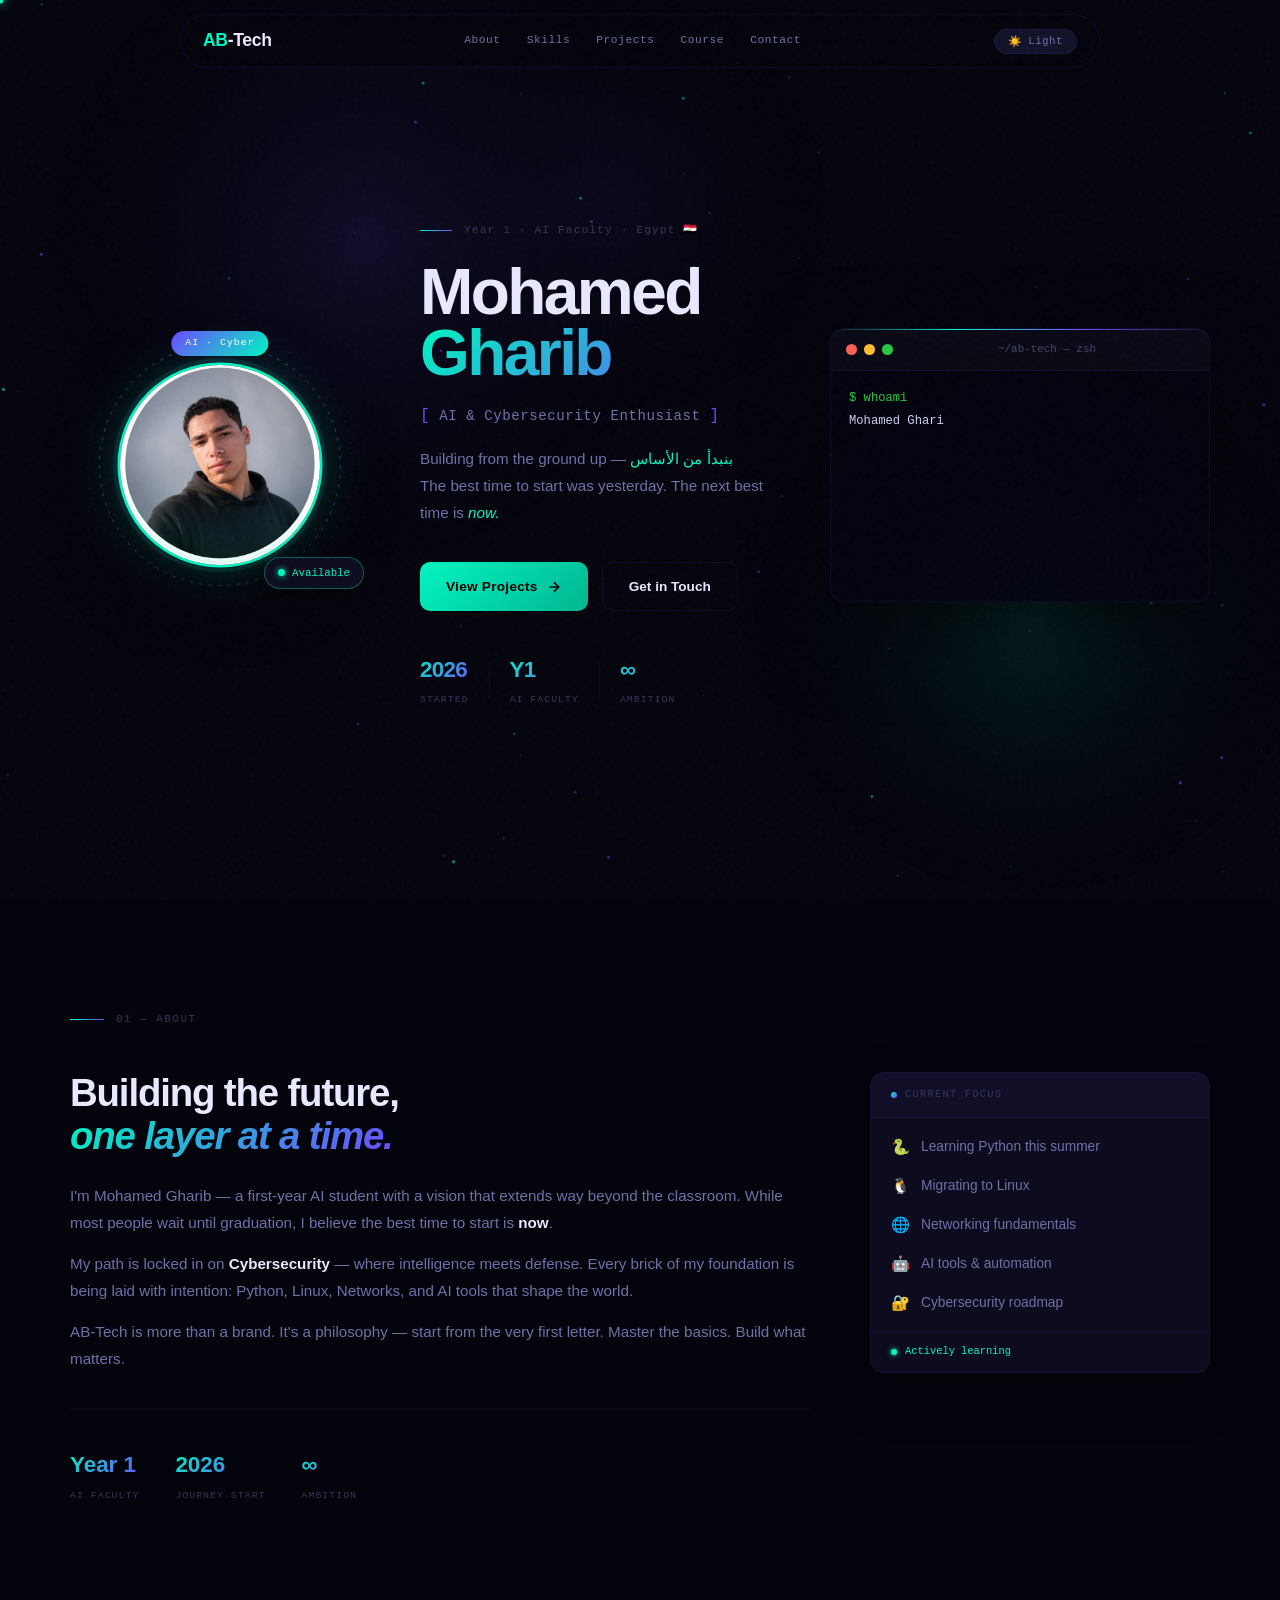
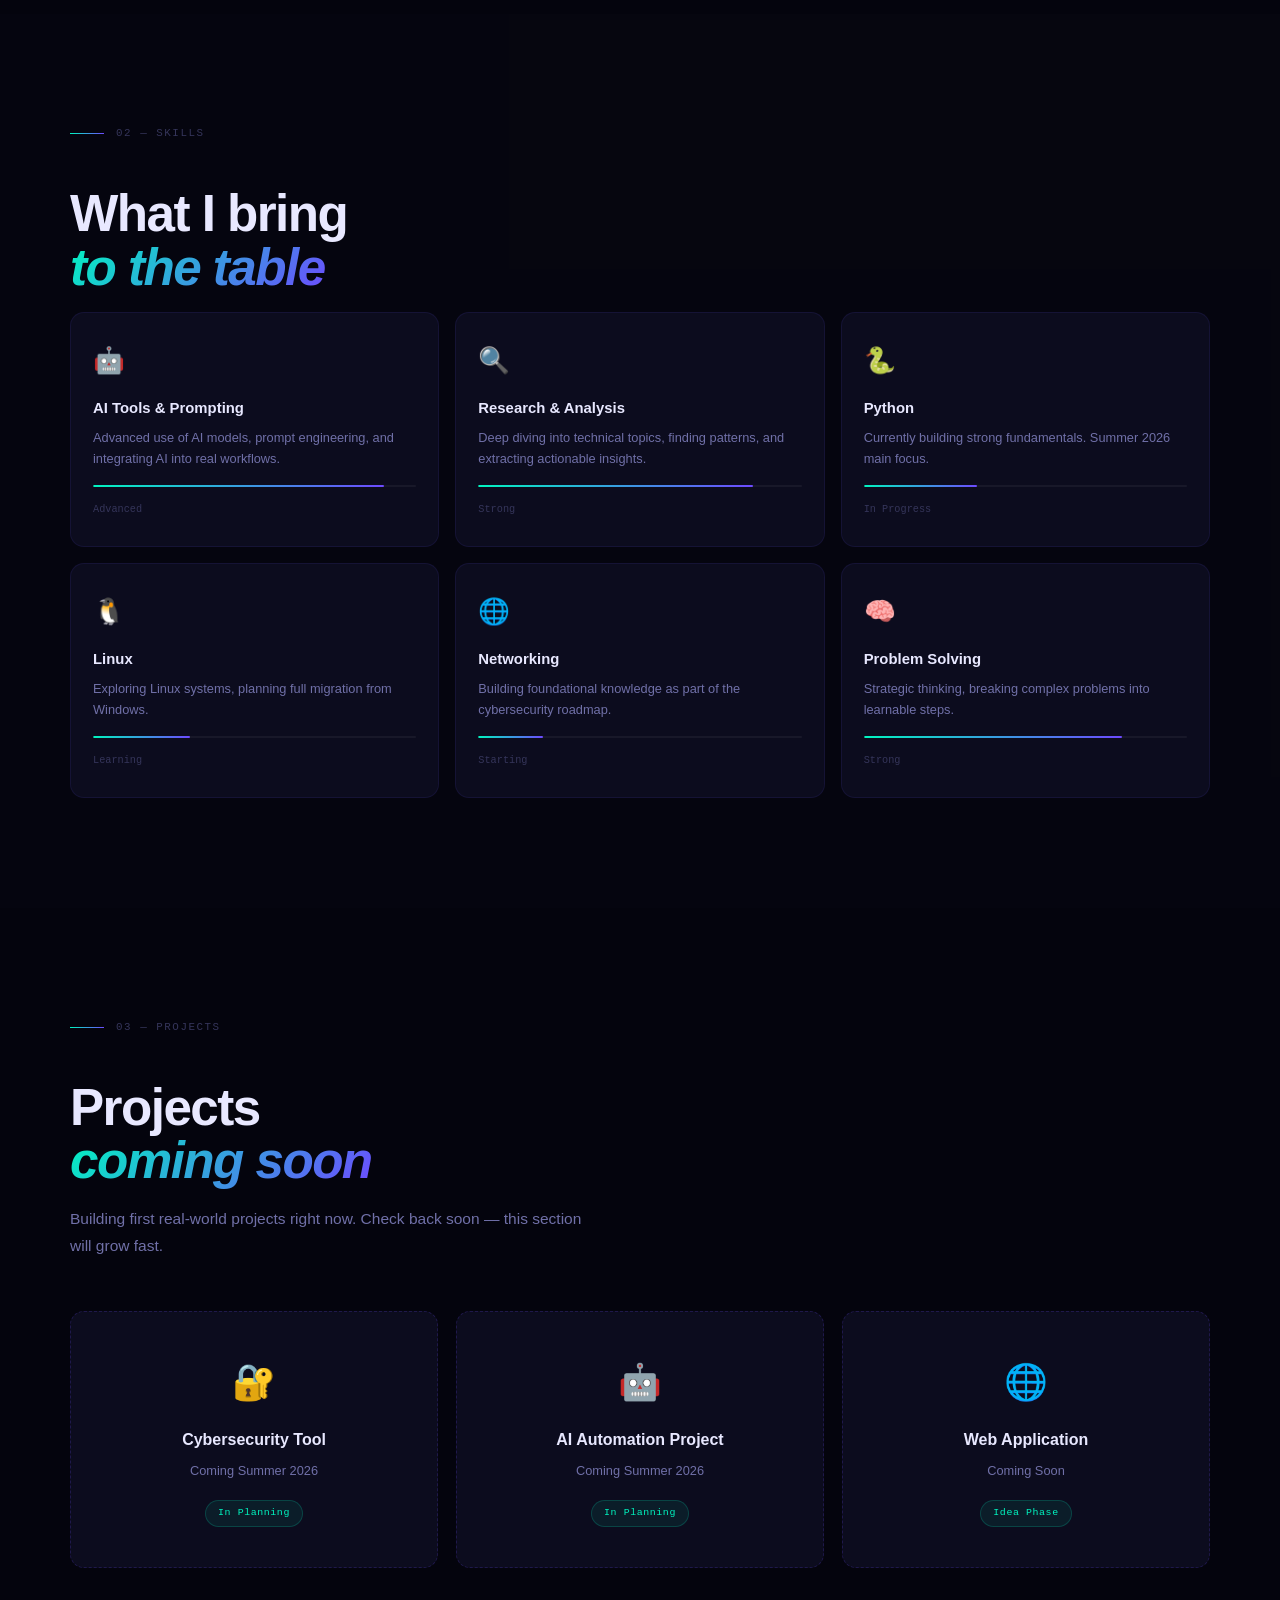
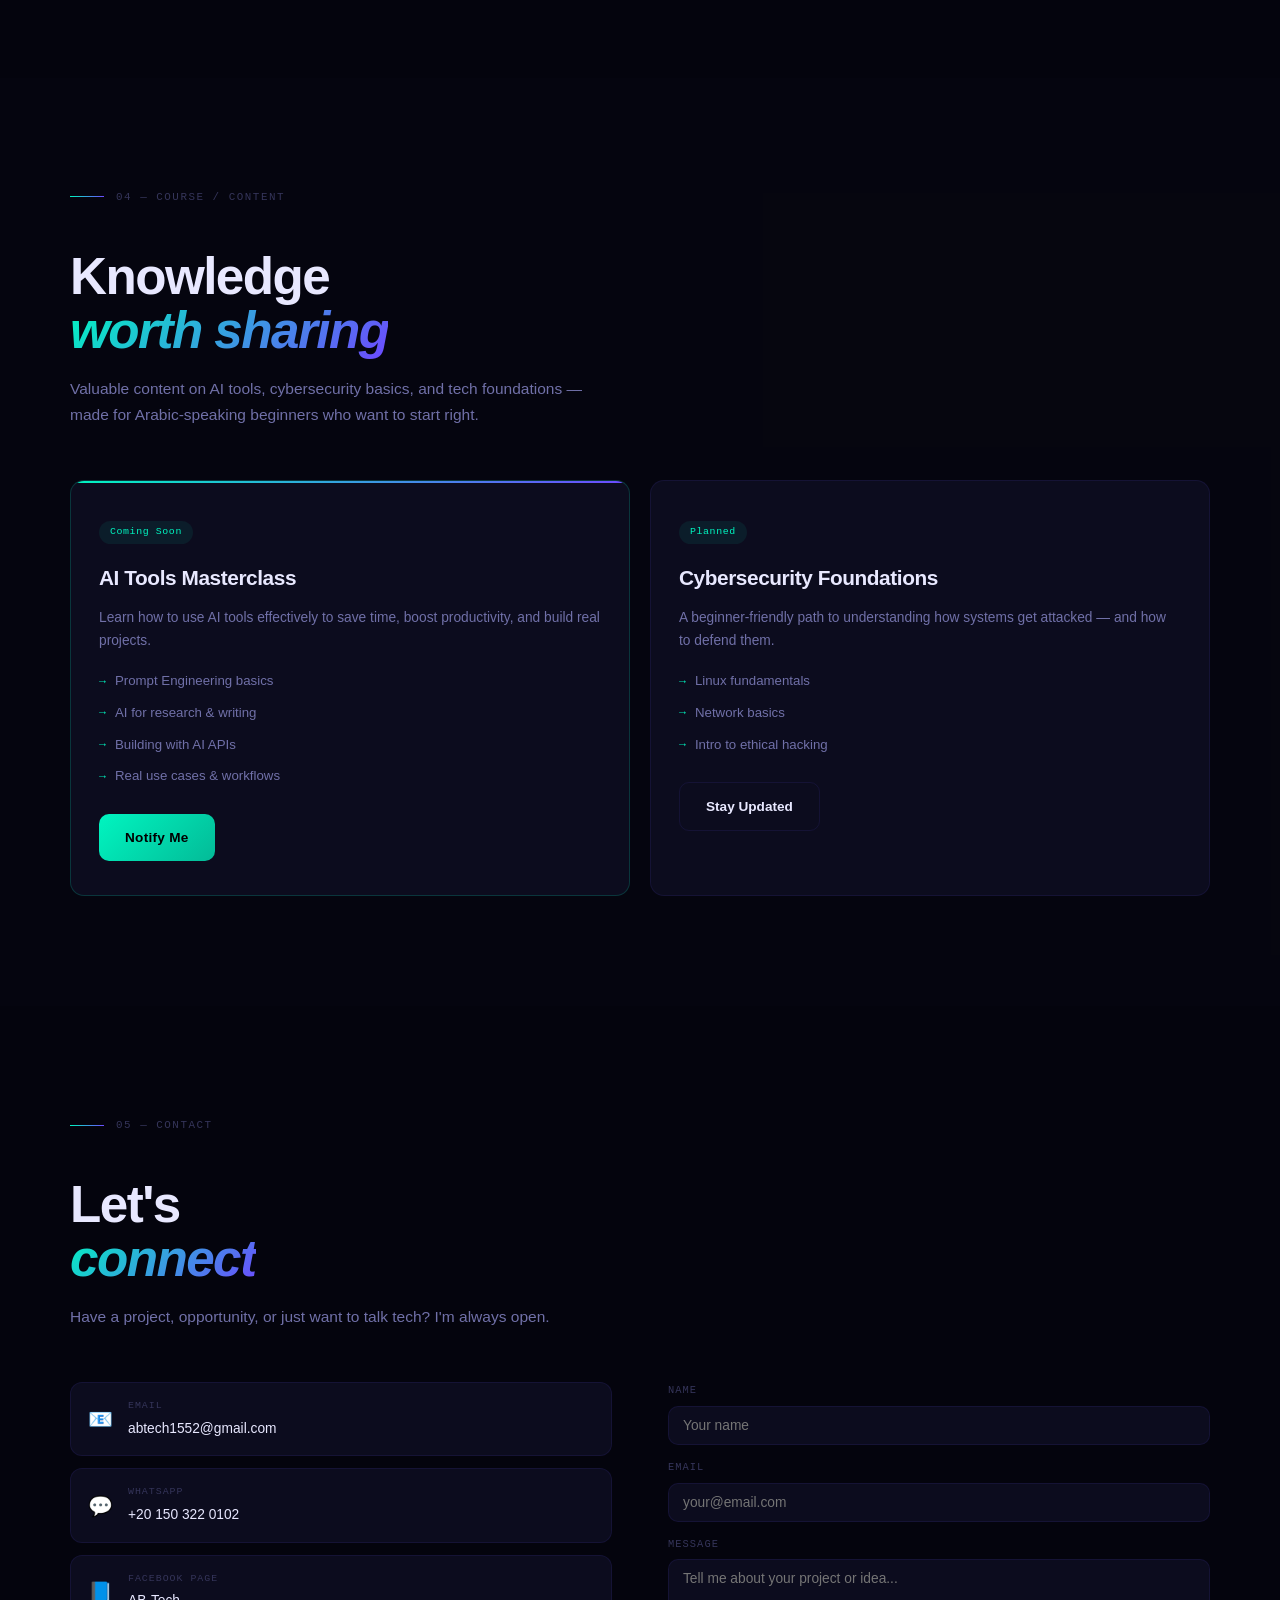
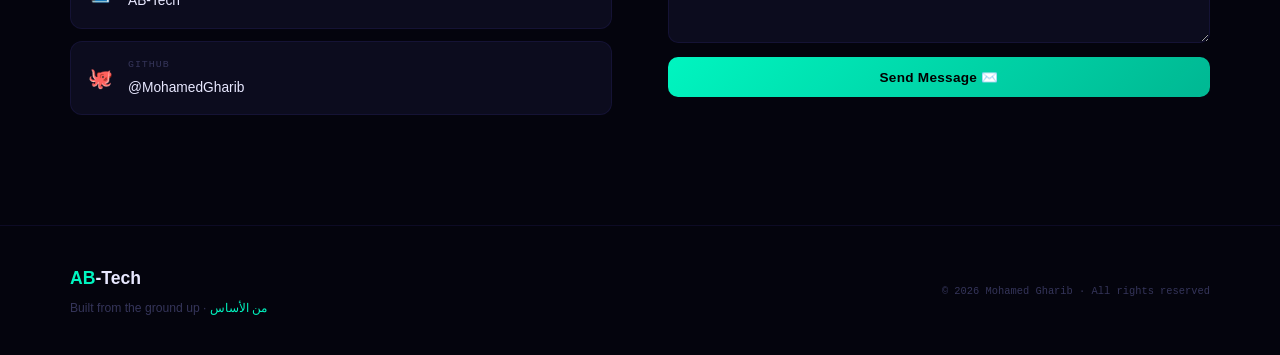
<file: index.html>
<!DOCTYPE html>
<html lang="en" data-theme="dark">
<head>
  <meta charset="UTF-8"/>
  <meta name="viewport" content="width=device-width, initial-scale=1.0"/>
  <title>Mohamed Gharib — AI & Cybersecurity</title>
  <link rel="preconnect" href="https://fonts.googleapis.com"/>
  <link rel="preconnect" href="https://fonts.gstatic.com" crossorigin/>
  <link href="https://fonts.googleapis.com/css2?family=Clash+Display:wght@400;500;600;700&family=Cabinet+Grotesk:wght@400;500;700;800;900&family=Fira+Code:wght@300;400;500&display=swap" rel="stylesheet"/>
  <link rel="stylesheet" href="style.css"/>
</head>
<body>
  <canvas id="bgCanvas"></canvas>
  <div class="noise"></div>
  <div class="cursor-dot" id="cursorDot"></div>

  <!-- NAV -->
  <nav id="navbar">
    <div class="nav-brand"><span class="brand-ab">AB</span><span class="brand-tech">-Tech</span></div>
    <div class="nav-links">
      <a href="#about">About</a>
      <a href="#skills">Skills</a>
      <a href="#projects">Projects</a>
      <a href="#course">Course</a>
      <a href="#contact">Contact</a>
    </div>
    <button class="theme-toggle" id="themeToggle">
      <span id="toggleIcon">☀️</span><span id="toggleLabel">Light</span>
    </button>
  </nav>

  <!-- HERO -->
  <section class="hero" id="home">
    <div class="hero-left">
      <div class="profile-wrap">
        <svg class="profile-rings" viewBox="0 0 360 360" xmlns="http://www.w3.org/2000/svg">
          <circle cx="180" cy="180" r="155" fill="none" stroke="url(#ringGrad1)" stroke-width="1" stroke-dasharray="4 8" opacity="0.5">
            <animateTransform attributeName="transform" type="rotate" from="0 180 180" to="360 180 180" dur="20s" repeatCount="indefinite"/>
          </circle>
          <circle cx="180" cy="180" r="170" fill="none" stroke="url(#ringGrad2)" stroke-width="0.5" stroke-dasharray="2 12" opacity="0.3">
            <animateTransform attributeName="transform" type="rotate" from="360 180 180" to="0 180 180" dur="30s" repeatCount="indefinite"/>
          </circle>
          <defs>
            <linearGradient id="ringGrad1" x1="0%" y1="0%" x2="100%" y2="100%">
              <stop offset="0%" stop-color="#00f0b4"/>
              <stop offset="100%" stop-color="#7b5fff"/>
            </linearGradient>
            <linearGradient id="ringGrad2" x1="0%" y1="0%" x2="100%" y2="100%">
              <stop offset="0%" stop-color="#7b5fff"/>
              <stop offset="100%" stop-color="#00f0b4"/>
            </linearGradient>
          </defs>
        </svg>
        <div class="profile-glow-outer"></div>
        <div class="profile-img-wrap">
          <img src="[data-uri]" alt="Mohamed Gharib" class="profile-img"/>
          <div class="profile-overlay"></div>
        </div>
        <div class="profile-badge"><span class="live-dot"></span>Available</div>
        <div class="profile-tag-bottom">AI · Cyber</div>
      </div>
    </div>

    <div class="hero-right">
      <div class="hero-eyebrow">
        <span class="eyebrow-line"></span>
        <span>Year 1 · AI Faculty · Egypt 🇪🇬</span>
      </div>
      <h1 class="hero-name">
        <span class="name-line" data-text="Mohamed">Mohamed</span>
        <span class="name-line accent-name" data-text="Gharib">Gharib</span>
      </h1>
      <p class="hero-role">
        <span class="role-bracket">[</span>
        AI &amp; Cybersecurity Enthusiast
        <span class="role-bracket">]</span>
      </p>
      <p class="hero-desc">Building from the ground up — <span class="arabic">بنبدأ من الأساس</span><br/>The best time to start was yesterday. The next best time is <em>now.</em></p>
      <div class="hero-cta">
        <a href="#projects" class="btn-primary"><span>View Projects</span><svg width="16" height="16" viewBox="0 0 24 24" fill="none" stroke="currentColor" stroke-width="2.5"><path d="M5 12h14M12 5l7 7-7 7"/></svg></a>
        <a href="#contact" class="btn-ghost">Get in Touch</a>
      </div>
      <div class="hero-stats">
        <div class="hstat"><span class="hstat-n">2026</span><span class="hstat-l">Started</span></div>
        <div class="hstat-div"></div>
        <div class="hstat"><span class="hstat-n">Y1</span><span class="hstat-l">AI Faculty</span></div>
        <div class="hstat-div"></div>
        <div class="hstat"><span class="hstat-n">∞</span><span class="hstat-l">Ambition</span></div>
      </div>
    </div>

    <div class="hero-terminal">
      <div class="terminal">
        <div class="terminal-bar">
          <span class="t-dot red"></span><span class="t-dot yellow"></span><span class="t-dot green"></span>
          <span class="t-title">~/ab-tech — zsh</span>
        </div>
        <div class="terminal-body" id="terminalBody"></div>
      </div>
    </div>
  </section>

  <!-- ABOUT -->
  <section class="section" id="about">
    <div class="section-inner">
      <div class="section-label"><span class="label-line"></span>01 — About</div>
      <div class="about-grid">
        <div class="about-text">
          <h2>Building the future,<br/><em>one layer at a time.</em></h2>
          <p>I'm Mohamed Gharib — a first-year AI student with a vision that extends way beyond the classroom. While most people wait until graduation, I believe the best time to start is <strong>now</strong>.</p>
          <p>My path is locked in on <strong>Cybersecurity</strong> — where intelligence meets defense. Every brick of my foundation is being laid with intention: Python, Linux, Networks, and AI tools that shape the world.</p>
          <p>AB-Tech is more than a brand. It's a philosophy —  start from the very first letter. Master the basics. Build what matters.</p>
          <div class="about-stats">
            <div class="stat"><span class="stat-num">Year 1</span><span class="stat-label">AI Faculty</span></div>
            <div class="stat"><span class="stat-num">2026</span><span class="stat-label">Journey Start</span></div>
            <div class="stat"><span class="stat-num">∞</span><span class="stat-label">Ambition</span></div>
          </div>
        </div>
        <div class="about-card">
          <div class="card-header"><span class="card-dot"></span>Current Focus</div>
          <ul class="focus-list">
            <li><span class="focus-icon">🐍</span><span>Learning Python this summer</span></li>
            <li><span class="focus-icon">🐧</span><span>Migrating to Linux</span></li>
            <li><span class="focus-icon">🌐</span><span>Networking fundamentals</span></li>
            <li><span class="focus-icon">🤖</span><span>AI tools &amp; automation</span></li>
            <li><span class="focus-icon">🔐</span><span>Cybersecurity roadmap</span></li>
          </ul>
          <div class="card-footer"><span class="status-dot"></span>Actively learning</div>
        </div>
      </div>
    </div>
  </section>

  <!-- SKILLS -->
  <section class="section section-alt" id="skills">
    <div class="section-inner">
      <div class="section-label"><span class="label-line"></span>02 — Skills</div>
      <h2 class="section-title">What I bring<br/><em>to the table</em></h2>
      <div class="skills-grid">
        <div class="skill-card"><div class="skill-icon">🤖</div><h3>AI Tools &amp; Prompting</h3><p>Advanced use of AI models, prompt engineering, and integrating AI into real workflows.</p><div class="skill-bar"><div class="skill-fill" data-width="90"></div></div><span class="skill-percent">Advanced</span></div>
        <div class="skill-card"><div class="skill-icon">🔍</div><h3>Research &amp; Analysis</h3><p>Deep diving into technical topics, finding patterns, and extracting actionable insights.</p><div class="skill-bar"><div class="skill-fill" data-width="85"></div></div><span class="skill-percent">Strong</span></div>
        <div class="skill-card"><div class="skill-icon">🐍</div><h3>Python</h3><p>Currently building strong fundamentals. Summer 2026 main focus.</p><div class="skill-bar"><div class="skill-fill" data-width="35"></div></div><span class="skill-percent">In Progress</span></div>
        <div class="skill-card"><div class="skill-icon">🐧</div><h3>Linux</h3><p>Exploring Linux systems, planning full migration from Windows.</p><div class="skill-bar"><div class="skill-fill" data-width="30"></div></div><span class="skill-percent">Learning</span></div>
        <div class="skill-card"><div class="skill-icon">🌐</div><h3>Networking</h3><p>Building foundational knowledge as part of the cybersecurity roadmap.</p><div class="skill-bar"><div class="skill-fill" data-width="20"></div></div><span class="skill-percent">Starting</span></div>
        <div class="skill-card"><div class="skill-icon">🧠</div><h3>Problem Solving</h3><p>Strategic thinking, breaking complex problems into learnable steps.</p><div class="skill-bar"><div class="skill-fill" data-width="80"></div></div><span class="skill-percent">Strong</span></div>
      </div>
    </div>
  </section>

  <!-- PROJECTS -->
  <section class="section" id="projects">
    <div class="section-inner">
      <div class="section-label"><span class="label-line"></span>03 — Projects</div>
      <h2 class="section-title">Projects<br/><em>coming soon</em></h2>
      <p class="section-desc">Building first real-world projects right now. Check back soon — this section will grow fast.</p>
      <div class="projects-grid">
        <div class="project-card"><div class="project-icon">🔐</div><h3>Cybersecurity Tool</h3><p>Coming Summer 2026</p><span class="badge">In Planning</span></div>
        <div class="project-card"><div class="project-icon">🤖</div><h3>AI Automation Project</h3><p>Coming Summer 2026</p><span class="badge">In Planning</span></div>
        <div class="project-card"><div class="project-icon">🌐</div><h3>Web Application</h3><p>Coming Soon</p><span class="badge">Idea Phase</span></div>
      </div>
    </div>
  </section>

  <!-- COURSE -->
  <section class="section section-alt" id="course">
    <div class="section-inner">
      <div class="section-label"><span class="label-line"></span>04 — Course / Content</div>
      <h2 class="section-title">Knowledge<br/><em>worth sharing</em></h2>
      <p class="section-desc">Valuable content on AI tools, cybersecurity basics, and tech foundations — made for Arabic-speaking beginners who want to start right.</p>
      <div class="course-grid">
        <div class="course-card featured">
          <div class="course-tag">Coming Soon</div>
          <h3>AI Tools Masterclass</h3>
          <p>Learn how to use AI tools effectively to save time, boost productivity, and build real projects.</p>
          <ul class="course-topics"><li>Prompt Engineering basics</li><li>AI for research &amp; writing</li><li>Building with AI APIs</li><li>Real use cases &amp; workflows</li></ul>
          <a href="#contact" class="btn-primary"><span>Notify Me</span></a>
        </div>
        <div class="course-card">
          <div class="course-tag">Planned</div>
          <h3>Cybersecurity Foundations</h3>
          <p>A beginner-friendly path to understanding how systems get attacked — and how to defend them.</p>
          <ul class="course-topics"><li>Linux fundamentals</li><li>Network basics</li><li>Intro to ethical hacking</li></ul>
          <a href="#contact" class="btn-ghost">Stay Updated</a>
        </div>
      </div>
    </div>
  </section>

  <!-- CONTACT -->
  <section class="section" id="contact">
    <div class="section-inner">
      <div class="section-label"><span class="label-line"></span>05 — Contact</div>
      <h2 class="section-title">Let's<br/><em>connect</em></h2>
      <p class="section-desc">Have a project, opportunity, or just want to talk tech? I'm always open.</p>
      <div class="contact-grid">
        <div class="contact-info">
          <a href="mailto:abtech1552@gmail.com" class="contact-item"><span class="contact-icon">📧</span><div><span class="contact-label">Email</span><span class="contact-value">abtech1552@gmail.com</span></div></a>
          <a href="https://wa.me/201503220102" target="_blank" class="contact-item"><span class="contact-icon">💬</span><div><span class="contact-label">WhatsApp</span><span class="contact-value">+20 150 322 0102</span></div></a>
          <a href="https://www.facebook.com/share/1BMuj4ovpR/" target="_blank" class="contact-item"><span class="contact-icon">📘</span><div><span class="contact-label">Facebook Page</span><span class="contact-value">AB-Tech</span></div></a>
          <a href="https://github.com" target="_blank" class="contact-item"><span class="contact-icon">🐙</span><div><span class="contact-label">GitHub</span><span class="contact-value">@MohamedGharib</span></div></a>
        </div>
        <form class="contact-form" id="contactForm">
          <div class="form-group"><label>Name</label><input type="text" name="name" placeholder="Your name" required/></div>
          <div class="form-group"><label>Email</label><input type="email" name="email" placeholder="your@email.com" required/></div>
          <div class="form-group"><label>Message</label><textarea name="message" placeholder="Tell me about your project or idea..." rows="4" required></textarea></div>
          <button type="submit" class="btn-primary full-width"><span>Send Message ✉️</span></button>
        </form>
      </div>
    </div>
  </section>

  <footer>
    <div class="footer-inner">
      <div class="footer-brand"><span class="brand-ab">AB</span><span class="brand-tech">-Tech</span><p>Built from the ground up · <span class="arabic">من الأساس</span></p></div>
      <div class="footer-copy">© 2026 Mohamed Gharib · All rights reserved</div>
    </div>
  </footer>

  <script src="script.js"></script>
</body>
</html>
</file>
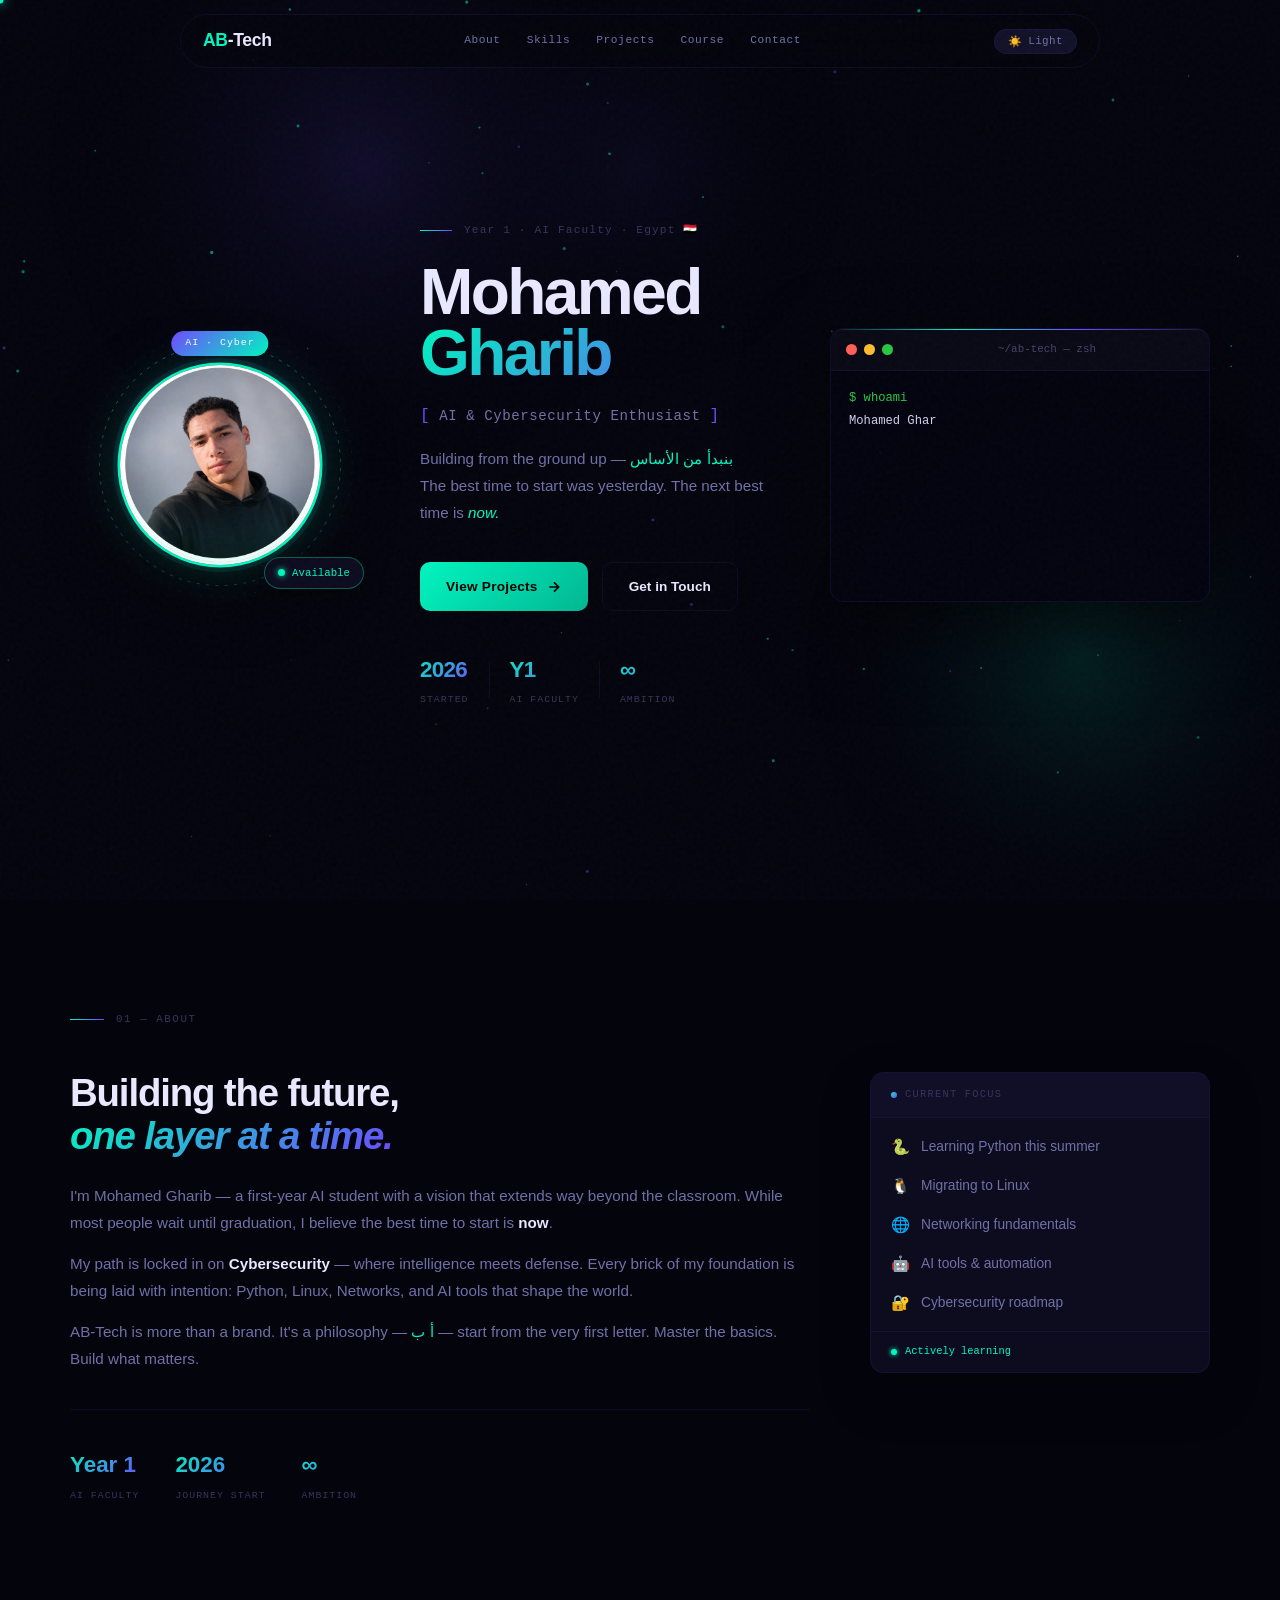
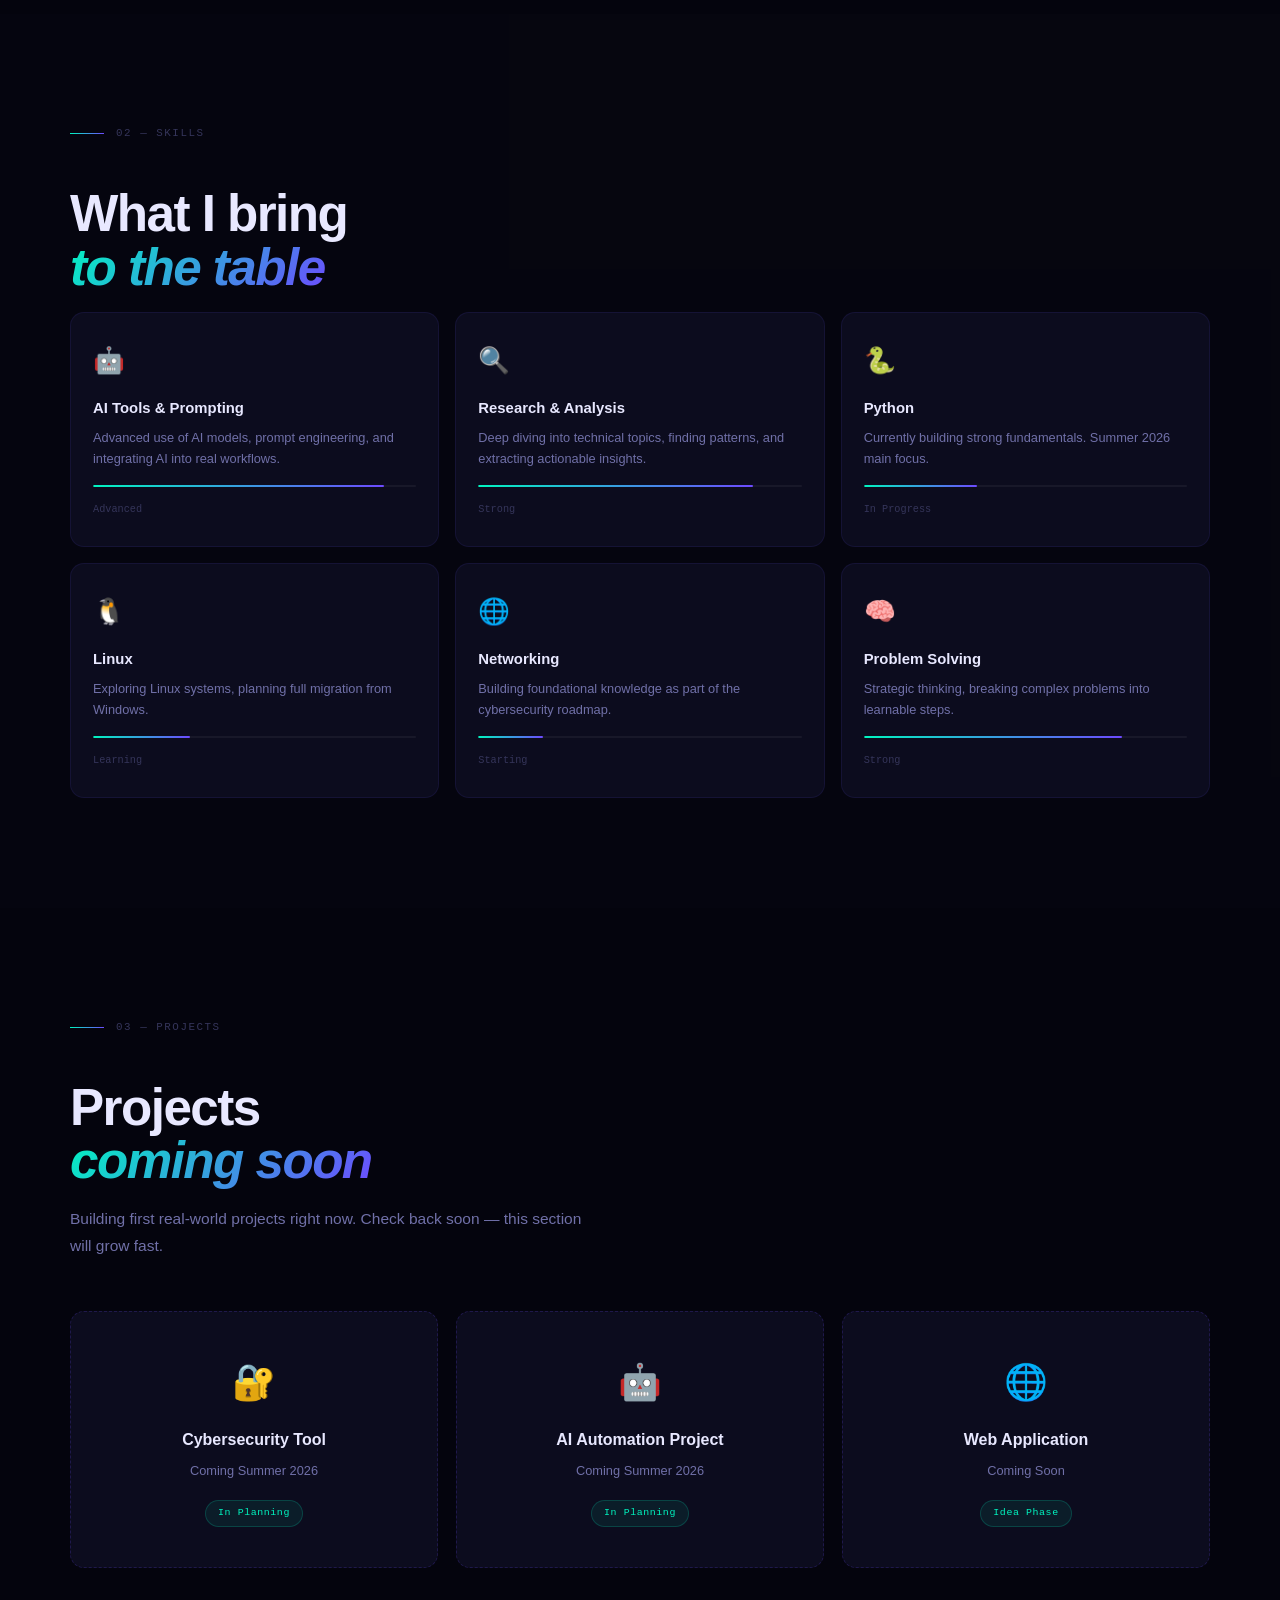
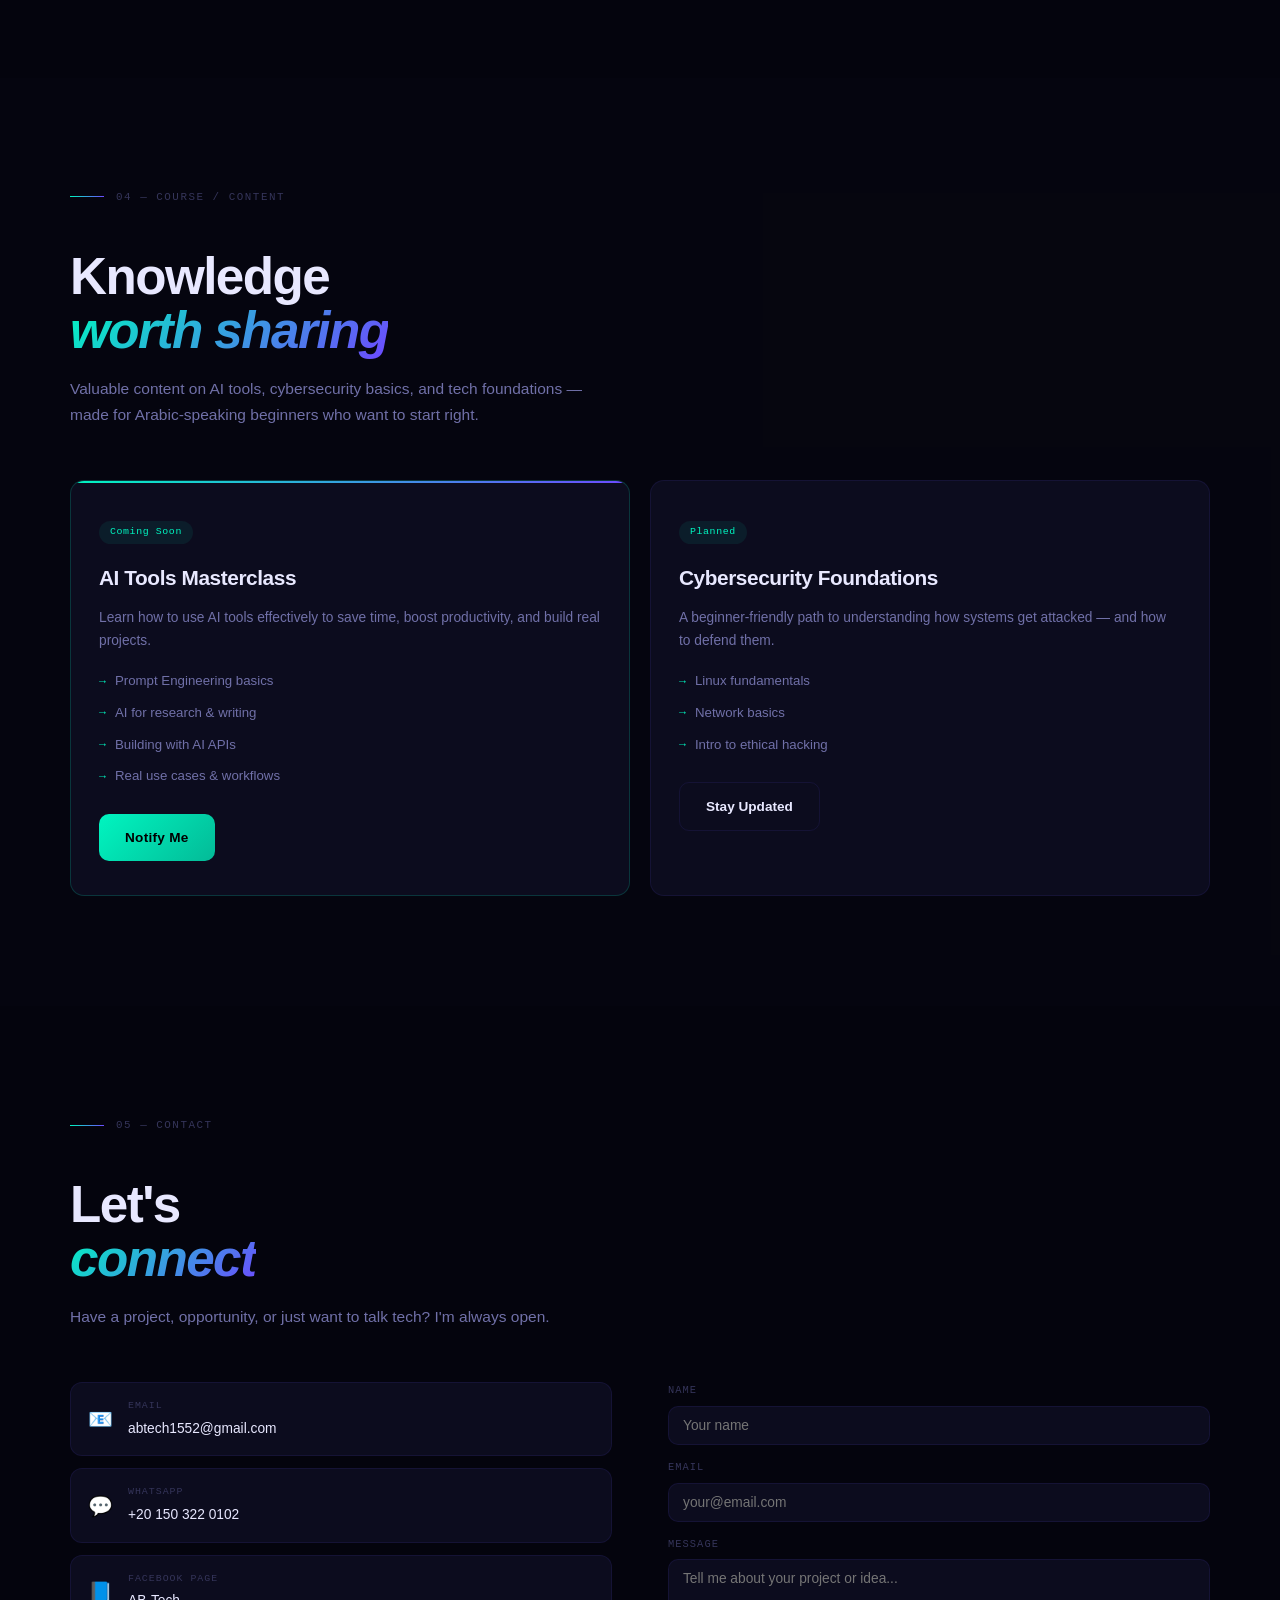
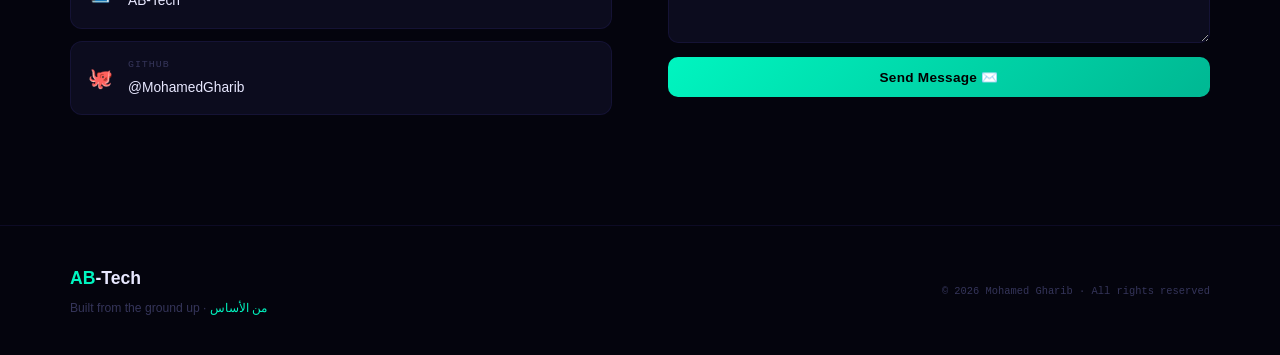
<file: index (1).html>
<!DOCTYPE html>
<html lang="en" data-theme="dark">
<head>
  <meta charset="UTF-8"/>
  <meta name="viewport" content="width=device-width, initial-scale=1.0"/>
  <title>Mohamed Gharib — AI & Cybersecurity</title>
  <link rel="preconnect" href="https://fonts.googleapis.com"/>
  <link rel="preconnect" href="https://fonts.gstatic.com" crossorigin/>
  <link href="https://fonts.googleapis.com/css2?family=Clash+Display:wght@400;500;600;700&family=Cabinet+Grotesk:wght@400;500;700;800;900&family=Fira+Code:wght@300;400;500&display=swap" rel="stylesheet"/>
  <link rel="stylesheet" href="style.css"/>
</head>
<body>
  <canvas id="bgCanvas"></canvas>
  <div class="noise"></div>
  <div class="cursor-dot" id="cursorDot"></div>

  <!-- NAV -->
  <nav id="navbar">
    <div class="nav-brand"><span class="brand-ab">AB</span><span class="brand-tech">-Tech</span></div>
    <div class="nav-links">
      <a href="#about">About</a>
      <a href="#skills">Skills</a>
      <a href="#projects">Projects</a>
      <a href="#course">Course</a>
      <a href="#contact">Contact</a>
    </div>
    <button class="theme-toggle" id="themeToggle">
      <span id="toggleIcon">☀️</span><span id="toggleLabel">Light</span>
    </button>
  </nav>

  <!-- HERO -->
  <section class="hero" id="home">
    <div class="hero-left">
      <div class="profile-wrap">
        <svg class="profile-rings" viewBox="0 0 360 360" xmlns="http://www.w3.org/2000/svg">
          <circle cx="180" cy="180" r="155" fill="none" stroke="url(#ringGrad1)" stroke-width="1" stroke-dasharray="4 8" opacity="0.5">
            <animateTransform attributeName="transform" type="rotate" from="0 180 180" to="360 180 180" dur="20s" repeatCount="indefinite"/>
          </circle>
          <circle cx="180" cy="180" r="170" fill="none" stroke="url(#ringGrad2)" stroke-width="0.5" stroke-dasharray="2 12" opacity="0.3">
            <animateTransform attributeName="transform" type="rotate" from="360 180 180" to="0 180 180" dur="30s" repeatCount="indefinite"/>
          </circle>
          <defs>
            <linearGradient id="ringGrad1" x1="0%" y1="0%" x2="100%" y2="100%">
              <stop offset="0%" stop-color="#00f0b4"/>
              <stop offset="100%" stop-color="#7b5fff"/>
            </linearGradient>
            <linearGradient id="ringGrad2" x1="0%" y1="0%" x2="100%" y2="100%">
              <stop offset="0%" stop-color="#7b5fff"/>
              <stop offset="100%" stop-color="#00f0b4"/>
            </linearGradient>
          </defs>
        </svg>
        <div class="profile-glow-outer"></div>
        <div class="profile-img-wrap">
          <img src="[data-uri]" alt="Mohamed Gharib" class="profile-img"/>
          <div class="profile-overlay"></div>
        </div>
        <div class="profile-badge"><span class="live-dot"></span>Available</div>
        <div class="profile-tag-bottom">AI · Cyber</div>
      </div>
    </div>

    <div class="hero-right">
      <div class="hero-eyebrow">
        <span class="eyebrow-line"></span>
        <span>Year 1 · AI Faculty · Egypt 🇪🇬</span>
      </div>
      <h1 class="hero-name">
        <span class="name-line" data-text="Mohamed">Mohamed</span>
        <span class="name-line accent-name" data-text="Gharib">Gharib</span>
      </h1>
      <p class="hero-role">
        <span class="role-bracket">[</span>
        AI &amp; Cybersecurity Enthusiast
        <span class="role-bracket">]</span>
      </p>
      <p class="hero-desc">Building from the ground up — <span class="arabic">بنبدأ من الأساس</span><br/>The best time to start was yesterday. The next best time is <em>now.</em></p>
      <div class="hero-cta">
        <a href="#projects" class="btn-primary"><span>View Projects</span><svg width="16" height="16" viewBox="0 0 24 24" fill="none" stroke="currentColor" stroke-width="2.5"><path d="M5 12h14M12 5l7 7-7 7"/></svg></a>
        <a href="#contact" class="btn-ghost">Get in Touch</a>
      </div>
      <div class="hero-stats">
        <div class="hstat"><span class="hstat-n">2026</span><span class="hstat-l">Started</span></div>
        <div class="hstat-div"></div>
        <div class="hstat"><span class="hstat-n">Y1</span><span class="hstat-l">AI Faculty</span></div>
        <div class="hstat-div"></div>
        <div class="hstat"><span class="hstat-n">∞</span><span class="hstat-l">Ambition</span></div>
      </div>
    </div>

    <div class="hero-terminal">
      <div class="terminal">
        <div class="terminal-bar">
          <span class="t-dot red"></span><span class="t-dot yellow"></span><span class="t-dot green"></span>
          <span class="t-title">~/ab-tech — zsh</span>
        </div>
        <div class="terminal-body" id="terminalBody"></div>
      </div>
    </div>
  </section>

  <!-- ABOUT -->
  <section class="section" id="about">
    <div class="section-inner">
      <div class="section-label"><span class="label-line"></span>01 — About</div>
      <div class="about-grid">
        <div class="about-text">
          <h2>Building the future,<br/><em>one layer at a time.</em></h2>
          <p>I'm Mohamed Gharib — a first-year AI student with a vision that extends way beyond the classroom. While most people wait until graduation, I believe the best time to start is <strong>now</strong>.</p>
          <p>My path is locked in on <strong>Cybersecurity</strong> — where intelligence meets defense. Every brick of my foundation is being laid with intention: Python, Linux, Networks, and AI tools that shape the world.</p>
          <p>AB-Tech is more than a brand. It's a philosophy — <span class="arabic">أ ب</span> — start from the very first letter. Master the basics. Build what matters.</p>
          <div class="about-stats">
            <div class="stat"><span class="stat-num">Year 1</span><span class="stat-label">AI Faculty</span></div>
            <div class="stat"><span class="stat-num">2026</span><span class="stat-label">Journey Start</span></div>
            <div class="stat"><span class="stat-num">∞</span><span class="stat-label">Ambition</span></div>
          </div>
        </div>
        <div class="about-card">
          <div class="card-header"><span class="card-dot"></span>Current Focus</div>
          <ul class="focus-list">
            <li><span class="focus-icon">🐍</span><span>Learning Python this summer</span></li>
            <li><span class="focus-icon">🐧</span><span>Migrating to Linux</span></li>
            <li><span class="focus-icon">🌐</span><span>Networking fundamentals</span></li>
            <li><span class="focus-icon">🤖</span><span>AI tools &amp; automation</span></li>
            <li><span class="focus-icon">🔐</span><span>Cybersecurity roadmap</span></li>
          </ul>
          <div class="card-footer"><span class="status-dot"></span>Actively learning</div>
        </div>
      </div>
    </div>
  </section>

  <!-- SKILLS -->
  <section class="section section-alt" id="skills">
    <div class="section-inner">
      <div class="section-label"><span class="label-line"></span>02 — Skills</div>
      <h2 class="section-title">What I bring<br/><em>to the table</em></h2>
      <div class="skills-grid">
        <div class="skill-card"><div class="skill-icon">🤖</div><h3>AI Tools &amp; Prompting</h3><p>Advanced use of AI models, prompt engineering, and integrating AI into real workflows.</p><div class="skill-bar"><div class="skill-fill" data-width="90"></div></div><span class="skill-percent">Advanced</span></div>
        <div class="skill-card"><div class="skill-icon">🔍</div><h3>Research &amp; Analysis</h3><p>Deep diving into technical topics, finding patterns, and extracting actionable insights.</p><div class="skill-bar"><div class="skill-fill" data-width="85"></div></div><span class="skill-percent">Strong</span></div>
        <div class="skill-card"><div class="skill-icon">🐍</div><h3>Python</h3><p>Currently building strong fundamentals. Summer 2026 main focus.</p><div class="skill-bar"><div class="skill-fill" data-width="35"></div></div><span class="skill-percent">In Progress</span></div>
        <div class="skill-card"><div class="skill-icon">🐧</div><h3>Linux</h3><p>Exploring Linux systems, planning full migration from Windows.</p><div class="skill-bar"><div class="skill-fill" data-width="30"></div></div><span class="skill-percent">Learning</span></div>
        <div class="skill-card"><div class="skill-icon">🌐</div><h3>Networking</h3><p>Building foundational knowledge as part of the cybersecurity roadmap.</p><div class="skill-bar"><div class="skill-fill" data-width="20"></div></div><span class="skill-percent">Starting</span></div>
        <div class="skill-card"><div class="skill-icon">🧠</div><h3>Problem Solving</h3><p>Strategic thinking, breaking complex problems into learnable steps.</p><div class="skill-bar"><div class="skill-fill" data-width="80"></div></div><span class="skill-percent">Strong</span></div>
      </div>
    </div>
  </section>

  <!-- PROJECTS -->
  <section class="section" id="projects">
    <div class="section-inner">
      <div class="section-label"><span class="label-line"></span>03 — Projects</div>
      <h2 class="section-title">Projects<br/><em>coming soon</em></h2>
      <p class="section-desc">Building first real-world projects right now. Check back soon — this section will grow fast.</p>
      <div class="projects-grid">
        <div class="project-card"><div class="project-icon">🔐</div><h3>Cybersecurity Tool</h3><p>Coming Summer 2026</p><span class="badge">In Planning</span></div>
        <div class="project-card"><div class="project-icon">🤖</div><h3>AI Automation Project</h3><p>Coming Summer 2026</p><span class="badge">In Planning</span></div>
        <div class="project-card"><div class="project-icon">🌐</div><h3>Web Application</h3><p>Coming Soon</p><span class="badge">Idea Phase</span></div>
      </div>
    </div>
  </section>

  <!-- COURSE -->
  <section class="section section-alt" id="course">
    <div class="section-inner">
      <div class="section-label"><span class="label-line"></span>04 — Course / Content</div>
      <h2 class="section-title">Knowledge<br/><em>worth sharing</em></h2>
      <p class="section-desc">Valuable content on AI tools, cybersecurity basics, and tech foundations — made for Arabic-speaking beginners who want to start right.</p>
      <div class="course-grid">
        <div class="course-card featured">
          <div class="course-tag">Coming Soon</div>
          <h3>AI Tools Masterclass</h3>
          <p>Learn how to use AI tools effectively to save time, boost productivity, and build real projects.</p>
          <ul class="course-topics"><li>Prompt Engineering basics</li><li>AI for research &amp; writing</li><li>Building with AI APIs</li><li>Real use cases &amp; workflows</li></ul>
          <a href="#contact" class="btn-primary"><span>Notify Me</span></a>
        </div>
        <div class="course-card">
          <div class="course-tag">Planned</div>
          <h3>Cybersecurity Foundations</h3>
          <p>A beginner-friendly path to understanding how systems get attacked — and how to defend them.</p>
          <ul class="course-topics"><li>Linux fundamentals</li><li>Network basics</li><li>Intro to ethical hacking</li></ul>
          <a href="#contact" class="btn-ghost">Stay Updated</a>
        </div>
      </div>
    </div>
  </section>

  <!-- CONTACT -->
  <section class="section" id="contact">
    <div class="section-inner">
      <div class="section-label"><span class="label-line"></span>05 — Contact</div>
      <h2 class="section-title">Let's<br/><em>connect</em></h2>
      <p class="section-desc">Have a project, opportunity, or just want to talk tech? I'm always open.</p>
      <div class="contact-grid">
        <div class="contact-info">
          <a href="mailto:abtech1552@gmail.com" class="contact-item"><span class="contact-icon">📧</span><div><span class="contact-label">Email</span><span class="contact-value">abtech1552@gmail.com</span></div></a>
          <a href="https://wa.me/201503220102" target="_blank" class="contact-item"><span class="contact-icon">💬</span><div><span class="contact-label">WhatsApp</span><span class="contact-value">+20 150 322 0102</span></div></a>
          <a href="https://www.facebook.com/share/1BMuj4ovpR/" target="_blank" class="contact-item"><span class="contact-icon">📘</span><div><span class="contact-label">Facebook Page</span><span class="contact-value">AB-Tech</span></div></a>
          <a href="https://github.com" target="_blank" class="contact-item"><span class="contact-icon">🐙</span><div><span class="contact-label">GitHub</span><span class="contact-value">@MohamedGharib</span></div></a>
        </div>
        <form class="contact-form" id="contactForm">
          <div class="form-group"><label>Name</label><input type="text" name="name" placeholder="Your name" required/></div>
          <div class="form-group"><label>Email</label><input type="email" name="email" placeholder="your@email.com" required/></div>
          <div class="form-group"><label>Message</label><textarea name="message" placeholder="Tell me about your project or idea..." rows="4" required></textarea></div>
          <button type="submit" class="btn-primary full-width"><span>Send Message ✉️</span></button>
        </form>
      </div>
    </div>
  </section>

  <footer>
    <div class="footer-inner">
      <div class="footer-brand"><span class="brand-ab">AB</span><span class="brand-tech">-Tech</span><p>Built from the ground up · <span class="arabic">من الأساس</span></p></div>
      <div class="footer-copy">© 2026 Mohamed Gharib · All rights reserved</div>
    </div>
  </footer>

  <script src="script.js"></script>
</body>
</html>
</file>
<file: style.css>
/* AB-TECH PORTFOLIO v3 — MOHAMED GHARIB */

:root {
  --bg:#04040d;--bg-alt:#070712;--surface:#0c0c1e;--surface2:#111128;
  --border:rgba(100,80,255,0.1);--accent:#00f5c0;--accent2:#6d4aff;
  --text:#e8e8ff;--text-muted:#7070a8;--text-dim:#35355a;
  --nav-bg:rgba(4,4,13,0.75);--fd:'Syne',sans-serif;
  --fb:'Plus Jakarta Sans',sans-serif;--fm:'DM Mono',monospace;--r:14px;
}
[data-theme="light"] {
  --bg:#f2f2fa;--bg-alt:#e8e8f5;--surface:#fff;--surface2:#f0f0fc;
  --border:rgba(80,60,200,0.1);--accent:#007a5e;--accent2:#5533cc;
  --text:#08081a;--text-muted:#505075;--text-dim:#9090b8;
  --nav-bg:rgba(242,242,250,0.85);
}
*,*::before,*::after{box-sizing:border-box;margin:0;padding:0}
html{scroll-behavior:smooth}
body{background:var(--bg);color:var(--text);font-family:var(--fb);font-size:16px;line-height:1.7;overflow-x:hidden;cursor:none}

#bgCanvas{position:fixed;inset:0;z-index:0;pointer-events:none}
.noise{position:fixed;inset:0;z-index:9998;pointer-events:none;opacity:.028;background-image:url("data:image/svg+xml,%3Csvg viewBox='0 0 256 256' xmlns='http://www.w3.org/2000/svg'%3E%3Cfilter id='n'%3E%3CfeTurbulence type='fractalNoise' baseFrequency='.85' numOctaves='4' stitchTiles='stitch'/%3E%3C/filter%3E%3Crect width='100%25' height='100%25' filter='url(%23n)'/%3E%3C/svg%3E")}
.cursor-dot{position:fixed;width:7px;height:7px;background:var(--accent);border-radius:50%;pointer-events:none;z-index:10001;transform:translate(-50%,-50%);box-shadow:0 0 12px var(--accent)}

nav{position:fixed;top:14px;left:50%;transform:translateX(-50%);z-index:1000;display:flex;align-items:center;justify-content:space-between;padding:0 22px;height:54px;width:min(920px,calc(100vw - 28px));background:var(--nav-bg);backdrop-filter:blur(24px);border:1px solid var(--border);border-radius:100px;transition:background .4s}
[data-theme="light"] nav{background:rgba(242,242,250,.85)}
.nav-brand{font-family:var(--fd);font-weight:800;font-size:1.1rem;letter-spacing:-.02em}
.brand-ab{color:var(--accent)}.brand-tech{color:var(--text)}
.nav-links{display:flex;gap:26px}
.nav-links a{font-family:var(--fm);font-size:.7rem;color:var(--text-muted);text-decoration:none;letter-spacing:.05em;transition:color .2s}
.nav-links a:hover{color:var(--accent)}
.theme-toggle{display:flex;align-items:center;gap:6px;background:var(--surface2);border:1px solid var(--border);color:var(--text-muted);font-family:var(--fm);font-size:.68rem;padding:5px 13px;border-radius:100px;cursor:none;transition:all .2s;letter-spacing:.04em}
.theme-toggle:hover{border-color:var(--accent);color:var(--accent)}

.hero{min-height:100vh;display:grid;grid-template-columns:300px 1fr 380px;align-items:center;gap:50px;padding:90px 70px 60px;position:relative;z-index:1}

/* PROFILE */
.hero-left{display:flex;align-items:center;justify-content:center}
.profile-wrap{position:relative;width:280px;height:280px;display:flex;align-items:center;justify-content:center}
.profile-rings{position:absolute;width:280px;height:280px;top:50%;left:50%;transform:translate(-50%,-50%);z-index:1}
.profile-glow-outer{position:absolute;width:220px;height:220px;border-radius:50%;background:radial-gradient(circle,rgba(0,245,192,.22) 0%,rgba(109,74,255,.12) 50%,transparent 75%);animation:glowPulse 4s ease-in-out infinite;z-index:2}
@keyframes glowPulse{0%,100%{transform:scale(1);opacity:.8}50%{transform:scale(1.12);opacity:1}}
.profile-img-wrap{position:relative;width:200px;height:200px;border-radius:50%;z-index:3;overflow:hidden;box-shadow:0 0 0 2.5px var(--accent),0 0 0 7px rgba(0,245,192,.09),0 0 50px rgba(0,245,192,.22),0 24px 70px rgba(0,0,0,.65)}
.profile-img{width:100%;height:100%;object-fit:cover;object-position:top center;display:block;transition:transform .6s ease}
.profile-img-wrap:hover .profile-img{transform:scale(1.06)}
.profile-overlay{position:absolute;inset:0;background:linear-gradient(180deg,transparent 55%,rgba(0,245,192,.08) 100%);border-radius:50%}
.profile-badge{position:absolute;bottom:16px;right:-4px;background:var(--surface);border:1px solid rgba(0,245,192,.35);border-radius:100px;padding:6px 13px;font-family:var(--fm);font-size:.67rem;color:var(--accent);display:flex;align-items:center;gap:7px;z-index:4;box-shadow:0 6px 20px rgba(0,0,0,.4);white-space:nowrap}
.live-dot{width:7px;height:7px;background:var(--accent);border-radius:50%;animation:pulse 2s infinite;box-shadow:0 0 6px var(--accent)}
.profile-tag-bottom{position:absolute;top:6px;left:50%;transform:translateX(-50%);background:linear-gradient(135deg,var(--accent2),var(--accent));border-radius:100px;padding:4px 14px;font-family:var(--fm);font-size:.62rem;color:#fff;letter-spacing:.1em;z-index:4;white-space:nowrap}
@keyframes pulse{0%,100%{opacity:1;transform:scale(1)}50%{opacity:.4;transform:scale(.8)}}

/* HERO TEXT */
.hero-right{z-index:1}
.hero-eyebrow{display:flex;align-items:center;gap:12px;font-family:var(--fm);font-size:.7rem;color:var(--text-dim);letter-spacing:.1em;margin-bottom:22px}
.eyebrow-line{display:block;width:32px;height:1px;background:linear-gradient(90deg,var(--accent),var(--accent2))}
.hero-name{font-family:var(--fd);font-size:clamp(2.8rem,5vw,4.8rem);font-weight:800;line-height:.95;letter-spacing:-.04em;margin-bottom:20px;overflow:hidden}
.name-line{display:block;animation:slideUp .9s cubic-bezier(.16,1,.3,1) both}
.name-line.accent-name{animation-delay:.12s;background:linear-gradient(135deg,var(--accent) 0%,var(--accent2) 100%);-webkit-background-clip:text;-webkit-text-fill-color:transparent;background-clip:text}
@keyframes slideUp{from{transform:translateY(110%);opacity:0}to{transform:translateY(0);opacity:1}}
.hero-role{font-family:var(--fm);font-size:.88rem;color:var(--text-muted);letter-spacing:.04em;margin-bottom:16px}
.role-bracket{color:var(--accent2);font-size:1rem}
.hero-desc{color:var(--text-muted);font-size:.95rem;line-height:1.75;margin-bottom:36px;max-width:420px}
.hero-desc em{color:var(--accent);font-style:italic}
.arabic{font-family:'Segoe UI',Tahoma,sans-serif;color:var(--accent);direction:rtl;display:inline}
.hero-cta{display:flex;gap:14px;flex-wrap:wrap;margin-bottom:40px}
.hero-stats{display:flex;align-items:center;gap:20px}
.hstat{display:flex;flex-direction:column;gap:3px}
.hstat-n{font-family:var(--fd);font-size:1.4rem;font-weight:800;letter-spacing:-.03em;background:linear-gradient(135deg,var(--accent),var(--accent2));-webkit-background-clip:text;-webkit-text-fill-color:transparent;background-clip:text}
.hstat-l{font-family:var(--fm);font-size:.62rem;color:var(--text-dim);letter-spacing:.1em;text-transform:uppercase}
.hstat-div{width:1px;height:36px;background:var(--border)}

/* BUTTONS */
.btn-primary{display:inline-flex;align-items:center;gap:8px;padding:12px 26px;background:linear-gradient(135deg,var(--accent),rgba(0,245,192,.75));color:#000;font-family:var(--fd);font-weight:700;font-size:.85rem;letter-spacing:.02em;border-radius:10px;text-decoration:none;border:none;cursor:none;transition:transform .2s,box-shadow .2s,filter .2s;position:relative;overflow:hidden}
.btn-primary:hover{transform:translateY(-3px);box-shadow:0 12px 36px rgba(0,245,192,.32);filter:brightness(1.08)}
.btn-ghost{display:inline-flex;align-items:center;gap:8px;padding:12px 26px;background:transparent;color:var(--text);font-family:var(--fd);font-weight:600;font-size:.85rem;border-radius:10px;border:1px solid var(--border);text-decoration:none;cursor:none;transition:border-color .2s,color .2s,transform .2s,background .2s}
.btn-ghost:hover{border-color:var(--accent);color:var(--accent);transform:translateY(-3px);background:rgba(0,245,192,.04)}
.full-width{width:100%;justify-content:center}

/* TERMINAL */
.hero-terminal{z-index:1}
.terminal{background:rgba(4,4,16,.92);border:1px solid var(--border);border-radius:var(--r);overflow:hidden;box-shadow:0 30px 80px rgba(0,0,0,.5),inset 0 1px 0 rgba(255,255,255,.04);position:relative;animation:fadeInUp 1s .4s both}
[data-theme="light"] .terminal{background:rgba(8,8,24,.95)}
.terminal::before{content:'';position:absolute;top:0;left:0;right:0;height:1px;background:linear-gradient(90deg,transparent,var(--accent),var(--accent2),transparent)}
@keyframes fadeInUp{from{opacity:0;transform:translateY(24px)}to{opacity:1;transform:translateY(0)}}
.terminal-bar{display:flex;align-items:center;gap:7px;padding:11px 15px;background:rgba(255,255,255,.025);border-bottom:1px solid var(--border)}
.t-dot{width:11px;height:11px;border-radius:50%}
.t-dot.red{background:#ff5f57}.t-dot.yellow{background:#febc2e}.t-dot.green{background:#28c840}
.t-title{font-family:var(--fm);font-size:.68rem;color:#44446a;margin:0 auto}
.terminal-body{padding:16px 18px;font-family:var(--fm);font-size:.76rem;line-height:1.9;min-height:230px;color:#8888b8}
.t-green{color:#28c840}.t-accent{color:var(--accent)}.t-yellow{color:#febc2e}.t-muted{color:#404060}.t-white{color:#d0d0f0}
.terminal-cursor{display:inline-block;width:7px;height:13px;background:var(--accent);animation:blink 1s infinite;vertical-align:middle;margin-left:2px;border-radius:1px}
@keyframes blink{0%,49%{opacity:1}50%,100%{opacity:0}}

/* SECTIONS */
.section{padding:110px 70px;position:relative;z-index:1}
.section-alt{background:rgba(7,7,18,.6)}
[data-theme="light"] .section-alt{background:rgba(232,232,245,.5)}
.section-inner{max-width:1180px;margin:0 auto}
.section-label{display:flex;align-items:center;gap:12px;font-family:var(--fm);font-size:.68rem;color:var(--text-dim);letter-spacing:.14em;text-transform:uppercase;margin-bottom:44px}
.label-line{display:block;width:34px;height:1px;background:linear-gradient(90deg,var(--accent),var(--accent2));flex-shrink:0}
.section-title{font-family:var(--fd);font-size:clamp(2.2rem,4vw,3.5rem);font-weight:800;line-height:1.05;letter-spacing:-.03em;margin-bottom:18px}
.section-title em{font-style:italic;background:linear-gradient(135deg,var(--accent),var(--accent2));-webkit-background-clip:text;-webkit-text-fill-color:transparent;background-clip:text}
.section-desc{color:var(--text-muted);max-width:520px;margin-bottom:52px;font-size:.97rem}

/* ABOUT */
.about-grid{display:grid;grid-template-columns:1fr 340px;gap:60px;align-items:start}
.about-text h2{font-family:var(--fd);font-size:clamp(1.8rem,3vw,2.6rem);font-weight:800;line-height:1.1;letter-spacing:-.03em;margin-bottom:26px}
.about-text h2 em{font-style:italic;background:linear-gradient(135deg,var(--accent),var(--accent2));-webkit-background-clip:text;-webkit-text-fill-color:transparent;background-clip:text}
.about-text p{color:var(--text-muted);margin-bottom:15px;font-size:.95rem;line-height:1.75}
.about-text strong{color:var(--text);font-weight:600}
.about-stats{display:flex;gap:36px;margin-top:36px;padding-top:36px;border-top:1px solid var(--border)}
.stat{display:flex;flex-direction:column;gap:4px}
.stat-num{font-family:var(--fd);font-size:1.4rem;font-weight:800;background:linear-gradient(135deg,var(--accent),var(--accent2));-webkit-background-clip:text;-webkit-text-fill-color:transparent;background-clip:text}
.stat-label{font-family:var(--fm);font-size:.62rem;color:var(--text-dim);letter-spacing:.1em;text-transform:uppercase}
.about-card{background:var(--surface);border:1px solid var(--border);border-radius:var(--r);overflow:hidden;position:sticky;top:86px;box-shadow:0 20px 50px rgba(0,0,0,.25)}
.card-header{padding:13px 20px;font-family:var(--fm);font-size:.65rem;color:var(--text-dim);letter-spacing:.12em;text-transform:uppercase;border-bottom:1px solid var(--border);background:rgba(109,74,255,.04);display:flex;align-items:center;gap:8px}
.card-dot{width:6px;height:6px;border-radius:50%;background:linear-gradient(135deg,var(--accent),var(--accent2));flex-shrink:0}
.focus-list{list-style:none;padding:16px 20px;display:flex;flex-direction:column;gap:13px}
.focus-list li{display:flex;align-items:center;gap:11px;font-size:.86rem;color:var(--text-muted);transition:color .2s}
.focus-list li:hover{color:var(--text)}
.focus-icon{font-size:.95rem}
.card-footer{padding:11px 20px;border-top:1px solid var(--border);font-family:var(--fm);font-size:.65rem;color:var(--accent);display:flex;align-items:center;gap:8px}
.status-dot{width:6px;height:6px;background:var(--accent);border-radius:50%;animation:pulse 2s infinite;box-shadow:0 0 5px var(--accent);flex-shrink:0}

/* SKILLS */
.skills-grid{display:grid;grid-template-columns:repeat(3,1fr);gap:16px}
.skill-card{background:var(--surface);border:1px solid var(--border);border-radius:var(--r);padding:26px 22px;transition:border-color .3s,transform .3s,box-shadow .3s;position:relative;overflow:hidden}
.skill-card::after{content:'';position:absolute;top:0;left:0;right:0;height:2px;background:linear-gradient(90deg,var(--accent),var(--accent2));opacity:0;transition:opacity .3s}
.skill-card:hover{border-color:rgba(0,245,192,.22);transform:translateY(-5px);box-shadow:0 20px 50px rgba(0,0,0,.3)}
.skill-card:hover::after{opacity:1}
.skill-icon{font-size:1.6rem;margin-bottom:13px}
.skill-card h3{font-family:var(--fd);font-size:.93rem;font-weight:700;margin-bottom:7px}
.skill-card p{font-size:.8rem;color:var(--text-muted);margin-bottom:16px;line-height:1.6}
.skill-bar{height:2px;background:rgba(255,255,255,.05);border-radius:100px;overflow:hidden;margin-bottom:6px}
.skill-fill{height:100%;background:linear-gradient(90deg,var(--accent),var(--accent2));border-radius:100px;width:0%;transition:width 1.4s cubic-bezier(.16,1,.3,1)}
.skill-percent{font-family:var(--fm);font-size:.64rem;color:var(--text-dim)}

/* PROJECTS */
.projects-grid{display:grid;grid-template-columns:repeat(3,1fr);gap:18px}
.project-card{background:var(--surface);border:1px dashed rgba(109,74,255,.2);border-radius:var(--r);padding:40px 26px;text-align:center;transition:border-color .3s,transform .3s;position:relative;overflow:hidden}
.project-card:hover{border-color:rgba(0,245,192,.28);transform:translateY(-5px)}
.project-icon{font-size:2.2rem;margin-bottom:14px}
.project-card h3{font-family:var(--fd);font-size:1rem;font-weight:700;margin-bottom:7px}
.project-card p{font-size:.8rem;color:var(--text-muted);margin-bottom:14px}
.badge{display:inline-block;padding:4px 12px;background:rgba(0,245,192,.07);border:1px solid rgba(0,245,192,.18);color:var(--accent);font-family:var(--fm);font-size:.62rem;border-radius:100px;letter-spacing:.06em}

/* COURSE */
.course-grid{display:grid;grid-template-columns:1fr 1fr;gap:20px}
.course-card{background:var(--surface);border:1px solid var(--border);border-radius:var(--r);padding:34px 28px;transition:border-color .3s,transform .3s;position:relative;overflow:hidden}
.course-card.featured{border-color:rgba(0,245,192,.18)}
.course-card.featured::before{content:'';position:absolute;top:0;left:0;right:0;height:2px;background:linear-gradient(90deg,var(--accent),var(--accent2))}
.course-card:hover{border-color:rgba(0,245,192,.3);transform:translateY(-4px)}
.course-tag{display:inline-block;padding:3px 11px;background:rgba(0,245,192,.07);color:var(--accent);font-family:var(--fm);font-size:.62rem;border-radius:100px;letter-spacing:.06em;margin-bottom:16px}
.course-card h3{font-family:var(--fd);font-size:1.3rem;font-weight:800;letter-spacing:-.02em;margin-bottom:10px}
.course-card p{color:var(--text-muted);font-size:.86rem;margin-bottom:18px;line-height:1.7}
.course-topics{list-style:none;margin-bottom:26px;display:flex;flex-direction:column;gap:9px}
.course-topics li{display:flex;align-items:center;gap:9px;font-size:.83rem;color:var(--text-muted)}
.course-topics li::before{content:"→";color:var(--accent);font-family:var(--fm);font-size:.72rem}

/* CONTACT */
.contact-grid{display:grid;grid-template-columns:1fr 1fr;gap:56px;align-items:start}
.contact-info{display:flex;flex-direction:column;gap:12px}
.contact-item{display:flex;align-items:center;gap:15px;padding:15px 17px;background:var(--surface);border:1px solid var(--border);border-radius:12px;text-decoration:none;transition:border-color .2s,transform .2s,background .2s}
.contact-item:hover{border-color:rgba(0,245,192,.28);transform:translateX(5px);background:rgba(0,245,192,.025)}
.contact-icon{font-size:1.25rem}
.contact-label{display:block;font-family:var(--fm);font-size:.62rem;color:var(--text-dim);letter-spacing:.1em;text-transform:uppercase;margin-bottom:2px}
.contact-value{display:block;color:var(--text);font-size:.86rem}
.contact-form{display:flex;flex-direction:column;gap:14px}
.form-group{display:flex;flex-direction:column;gap:6px}
.form-group label{font-family:var(--fm);font-size:.65rem;color:var(--text-dim);letter-spacing:.1em;text-transform:uppercase}
.form-group input,.form-group textarea{background:var(--surface);border:1px solid var(--border);border-radius:10px;padding:11px 14px;color:var(--text);font-family:var(--fb);font-size:.86rem;transition:border-color .2s,box-shadow .2s;resize:vertical;outline:none}
.form-group input:focus,.form-group textarea:focus{border-color:var(--accent);box-shadow:0 0 0 3px rgba(0,245,192,.07)}

/* FOOTER */
footer{border-top:1px solid var(--border);padding:38px 70px;position:relative;z-index:1}
.footer-inner{max-width:1180px;margin:0 auto;display:flex;align-items:center;justify-content:space-between}
.footer-brand{font-family:var(--fd);font-weight:800;font-size:1.1rem}
.footer-brand p{font-weight:400;font-size:.76rem;color:var(--text-dim);margin-top:4px}
.footer-copy{font-family:var(--fm);font-size:.65rem;color:var(--text-dim)}

.fade-in{opacity:0;transform:translateY(26px);transition:opacity .75s ease,transform .75s ease}
.fade-in.visible{opacity:1;transform:translateY(0)}

@media(max-width:1100px){
  .hero{grid-template-columns:260px 1fr;padding:95px 40px 55px}
  .hero-terminal{display:none}
  .about-grid{grid-template-columns:1fr}
  .about-card{position:static}
  .skills-grid{grid-template-columns:repeat(2,1fr)}
  .section{padding:80px 40px}
  footer{padding:34px 40px}
  nav{padding:0 18px}
  .nav-links{display:none}
}
@media(max-width:700px){
  .hero{grid-template-columns:1fr;padding:96px 22px 50px;text-align:center}
  .hero-left{margin-bottom:4px}
  .hero-eyebrow,.hero-cta,.hero-stats{justify-content:center}
  .hero-desc{margin-left:auto;margin-right:auto}
  .section{padding:65px 22px}
  .skills-grid,.projects-grid,.course-grid,.contact-grid{grid-template-columns:1fr}
  .footer-inner{flex-direction:column;gap:14px;text-align:center}
  footer{padding:26px 22px}
}
</file>
